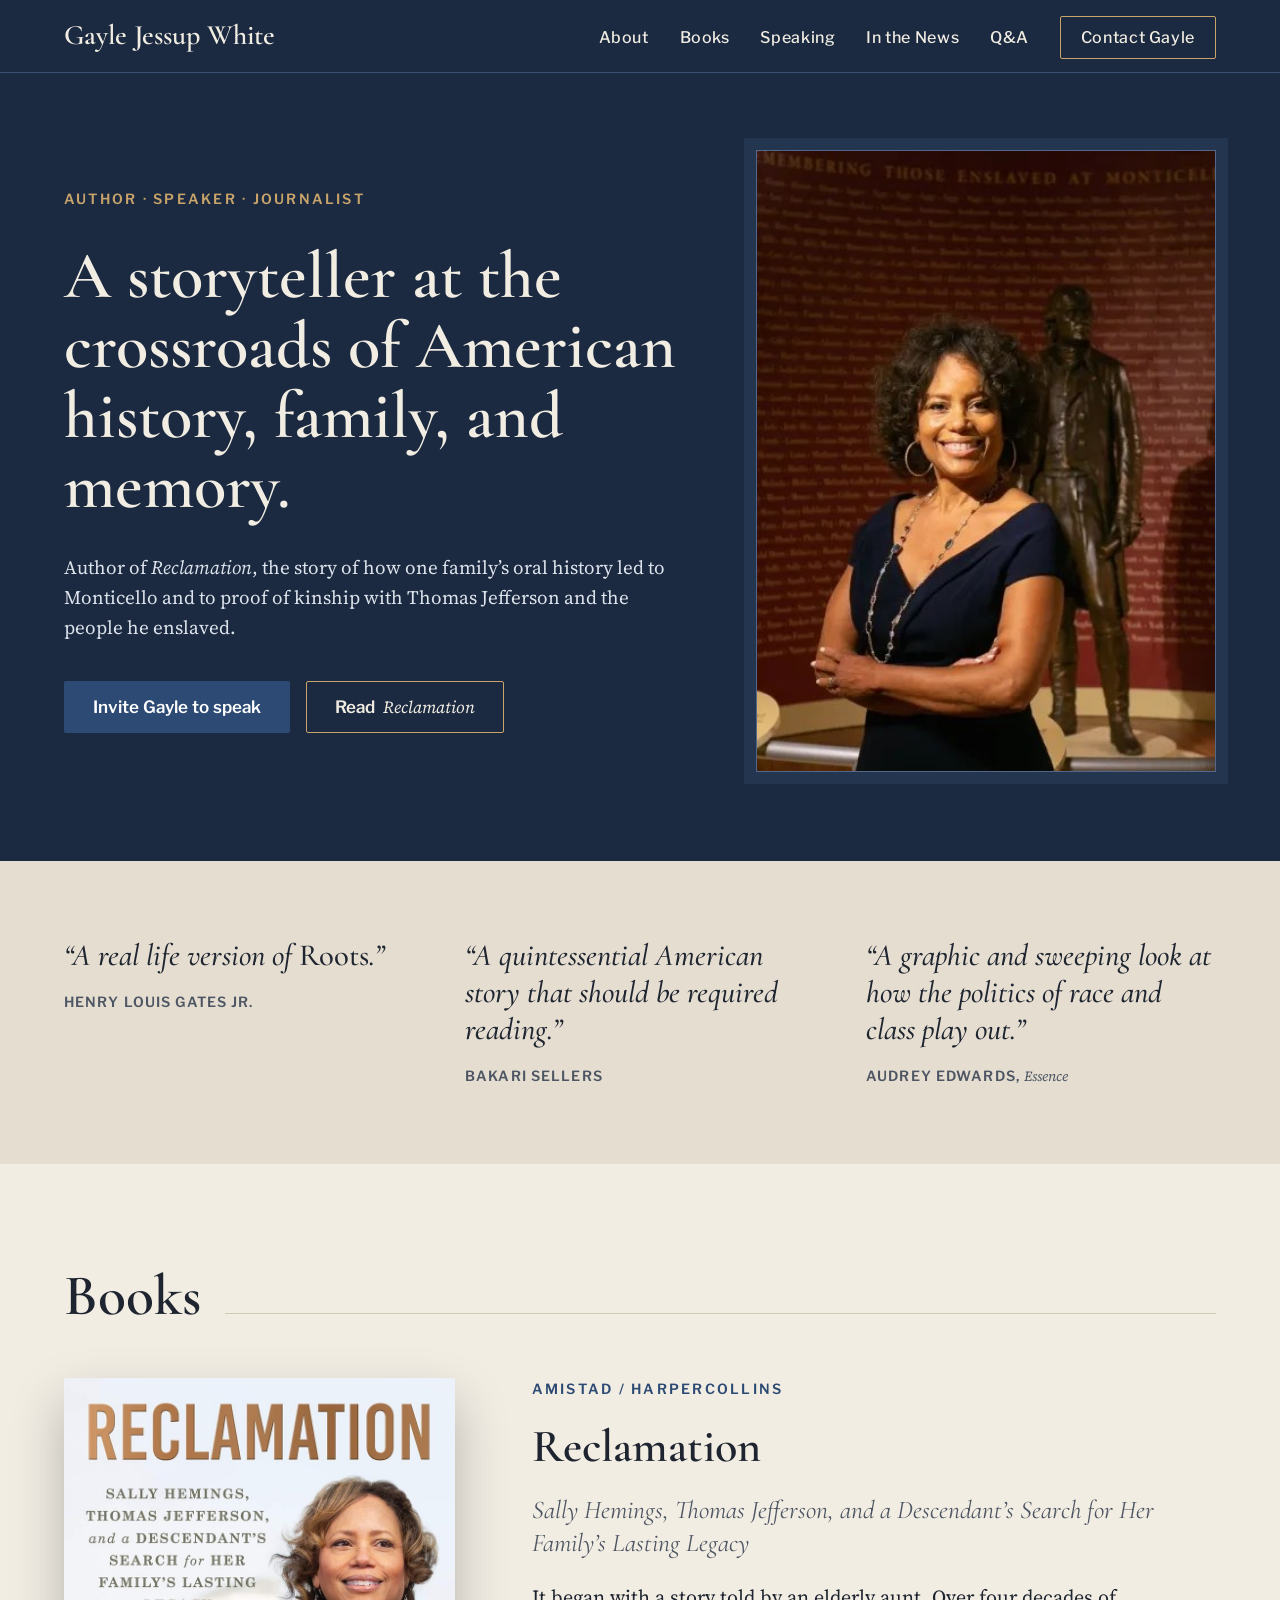
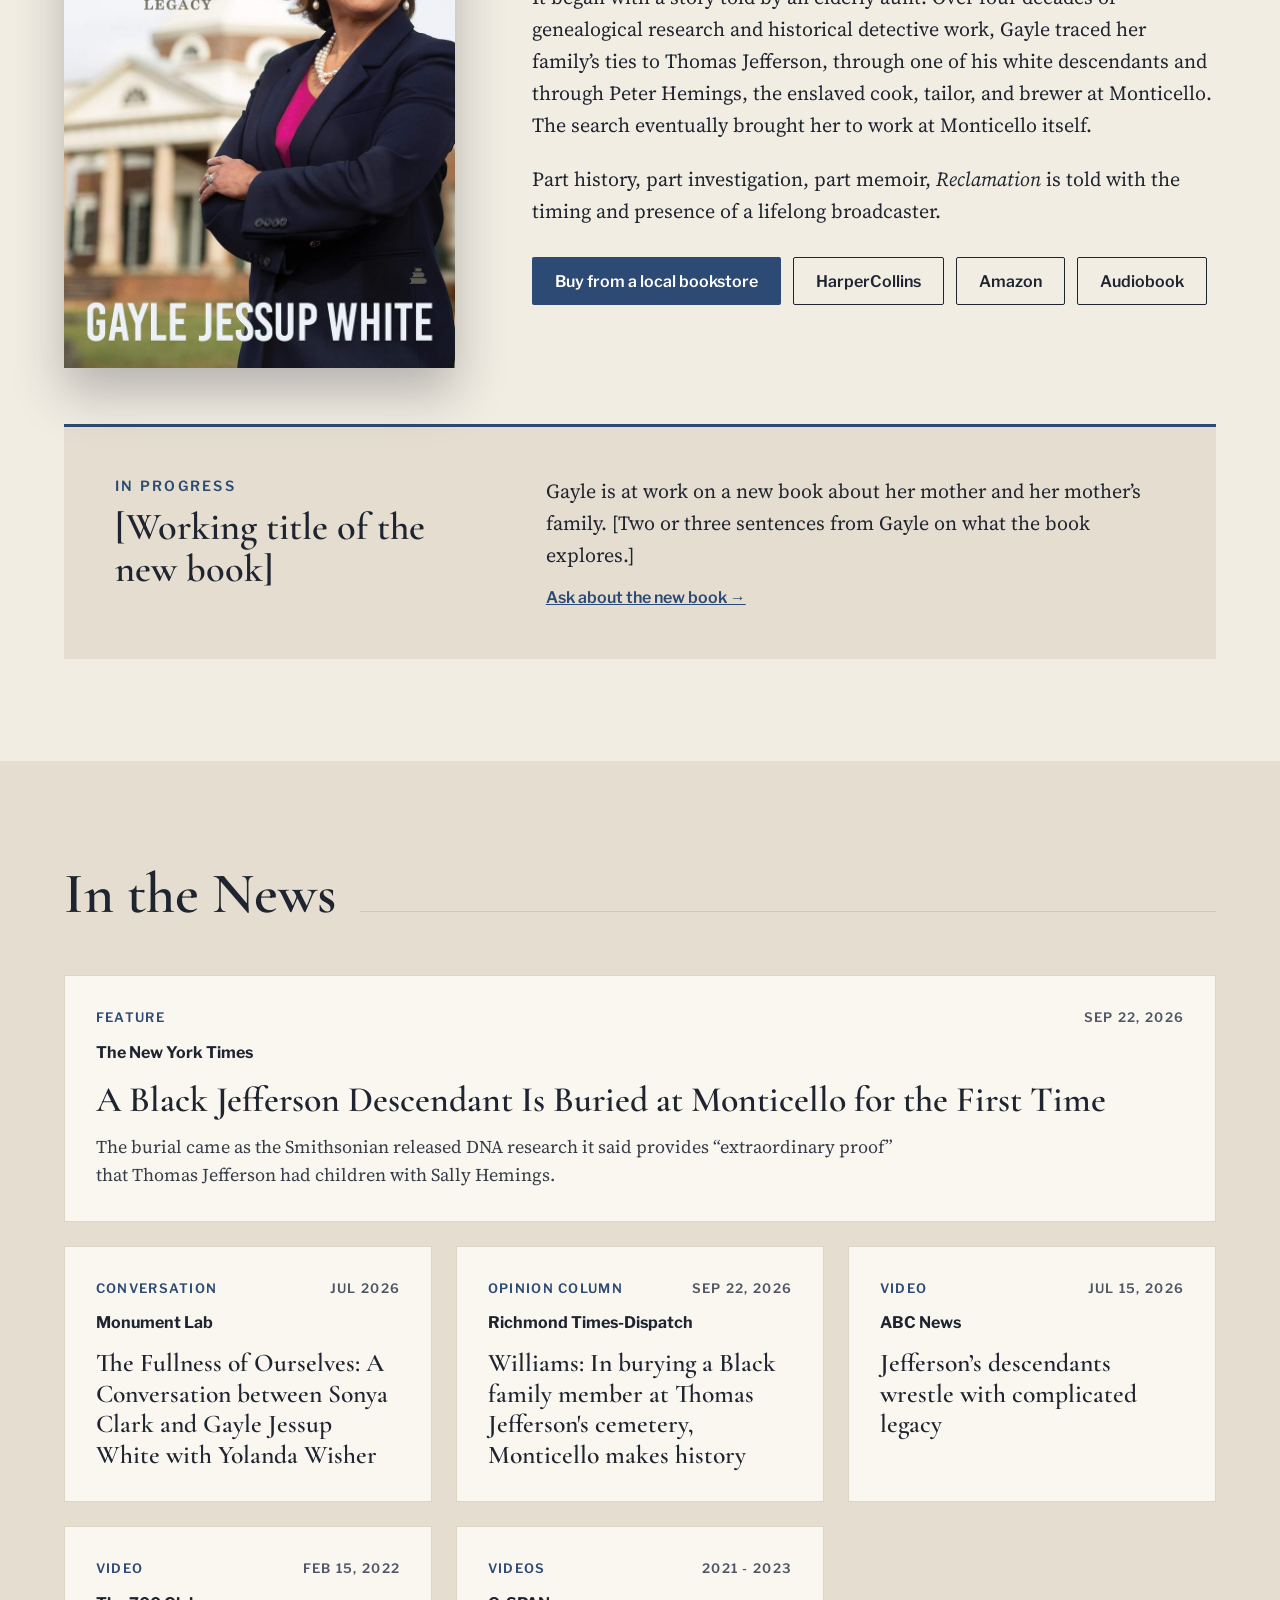
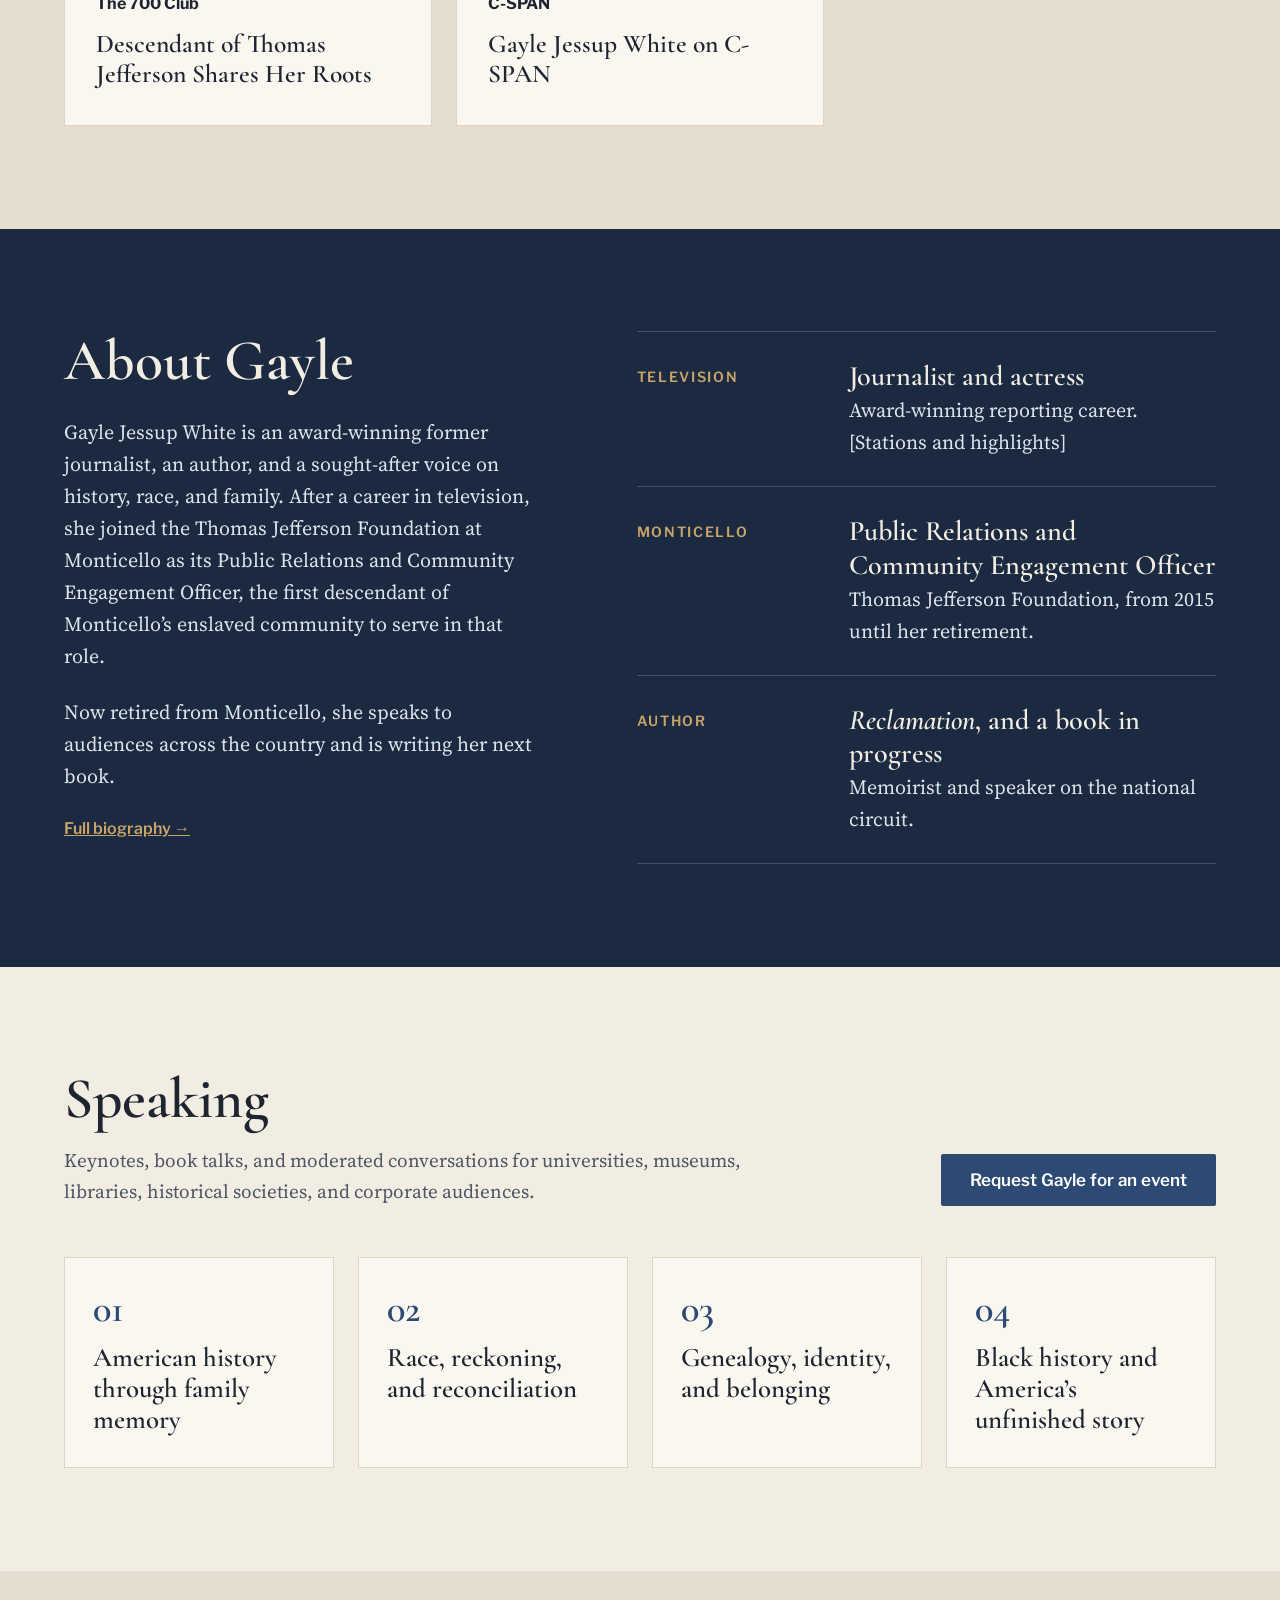
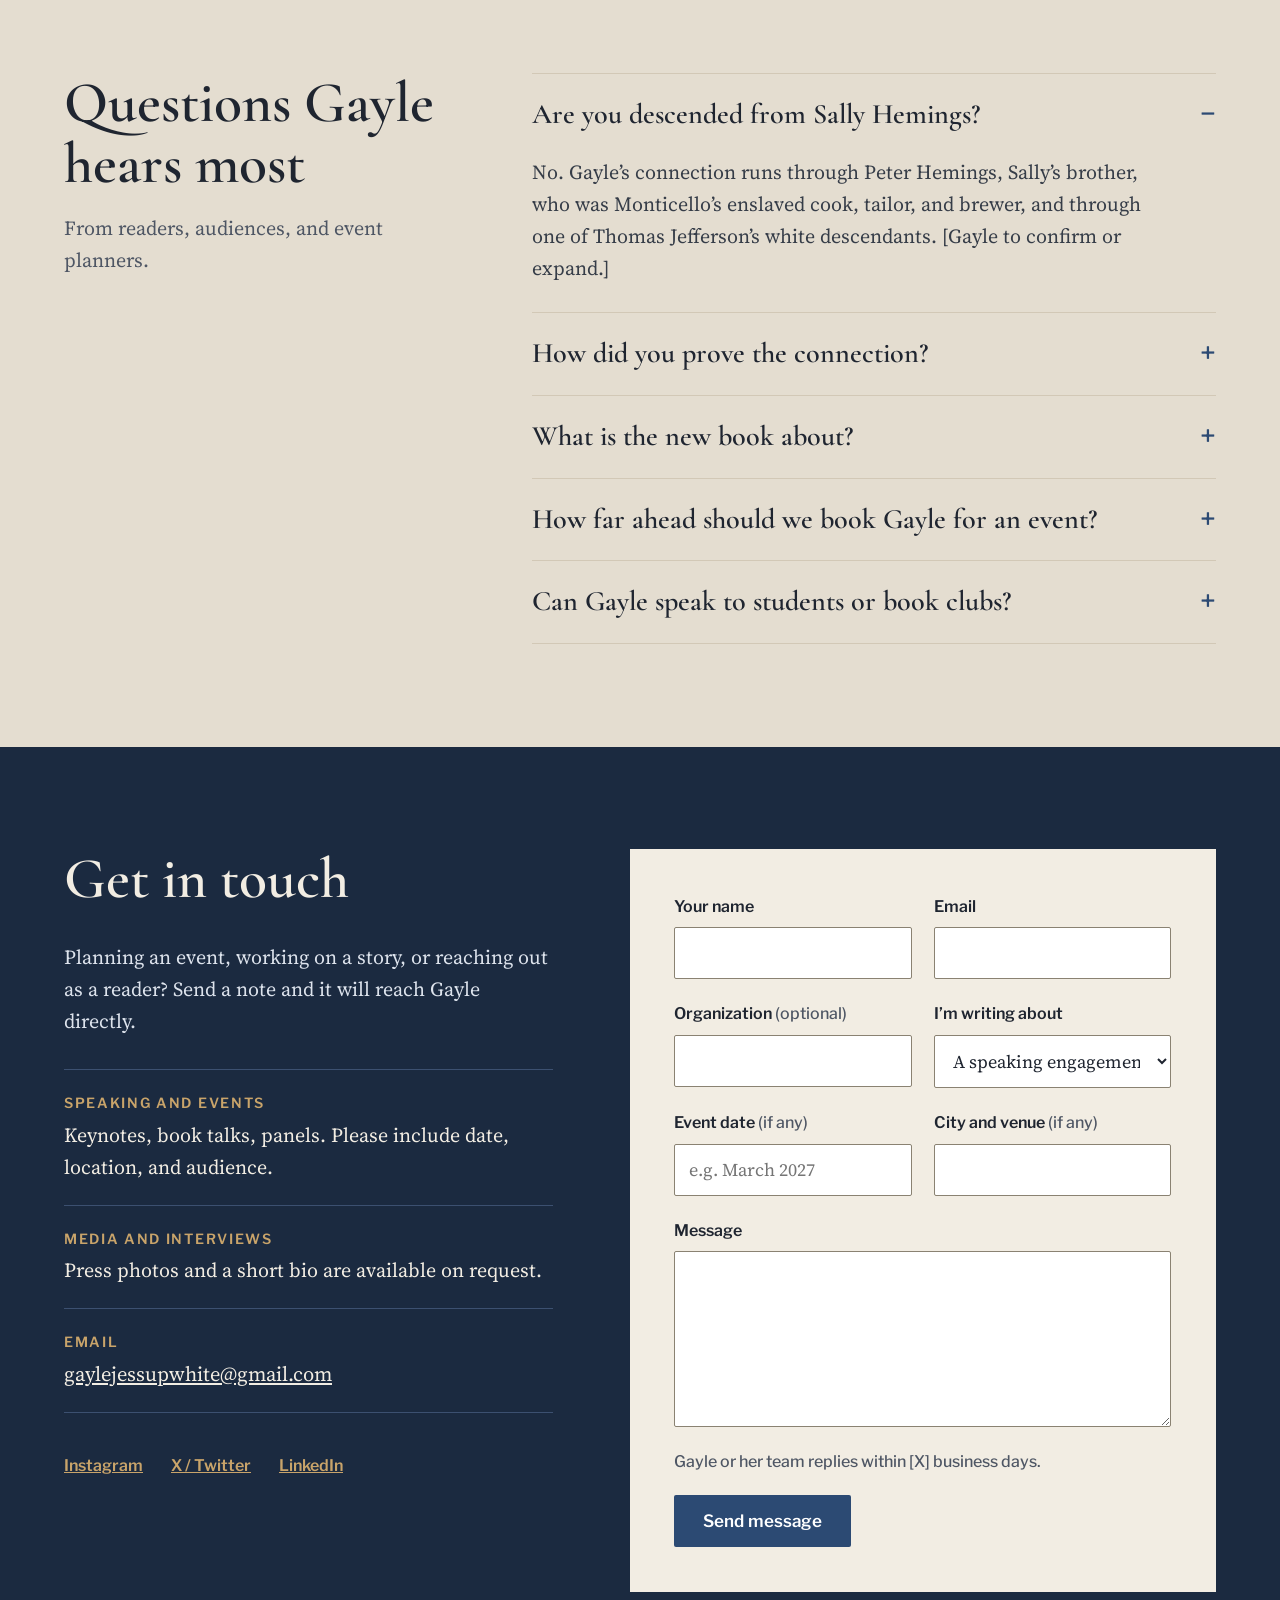
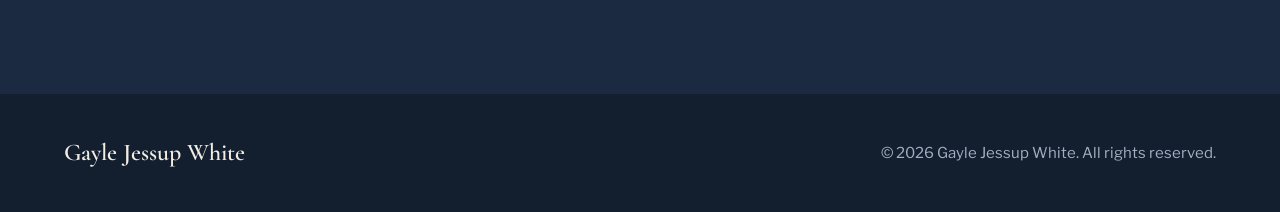
<file: index.html>
<!doctype html>
<html lang="en" data-theme="navy">
<head>
  <meta charset="utf-8">
  <meta name="viewport" content="width=device-width, initial-scale=1">
  <title>Gayle Jessup White | Author of Reclamation, Speaker, Journalist</title>
  <meta name="description" content="Gayle Jessup White is the author of Reclamation, the story of how her family’s oral history led to Monticello and to proof of kinship with Thomas Jefferson and the people he enslaved. Invite her to speak.">
  <link rel="canonical" href="https://gjwhite.com/">

  <meta property="og:type" content="website">
  <meta property="og:site_name" content="Gayle Jessup White">
  <meta property="og:title" content="Gayle Jessup White | Author of Reclamation">
  <meta property="og:description" content="A storyteller at the crossroads of American history, family, and memory.">
  <meta property="og:url" content="https://gjwhite.com/">
  <meta property="og:image" content="https://gjwhite.com/images/og-image.jpg">
  <meta name="twitter:card" content="summary_large_image">

  <link rel="icon" href="favicon.svg" type="image/svg+xml">
  <meta name="theme-color" content="#1B2A40">

  <link rel="preconnect" href="https://fonts.googleapis.com">
  <link rel="preconnect" href="https://fonts.gstatic.com" crossorigin>
  <link href="https://fonts.googleapis.com/css2?family=Cormorant+Garamond:ital,wght@0,500;0,600;1,500&family=Libre+Franklin:wght@500;600;700&family=Source+Serif+4:ital,opsz,wght@0,8..60,400;0,8..60,600;1,8..60,400&display=swap" rel="stylesheet">
  <link rel="stylesheet" href="css/styles.css">

  <script type="application/ld+json">
  {
    "@context": "https://schema.org",
    "@type": "Person",
    "name": "Gayle Jessup White",
    "url": "https://gjwhite.com/",
    "image": "https://gjwhite.com/images/gayle-headshot.jpg",
    "jobTitle": "Author and speaker",
    "description": "Author of Reclamation: Sally Hemings, Thomas Jefferson, and a Descendant’s Search for Her Family’s Lasting Legacy."
  }
  </script>

  <!-- Cloudflare Turnstile (spam protection). Uncomment once you have a site key — see README.
  <script src="https://challenges.cloudflare.com/turnstile/v0/api.js" async defer></script>
  -->
</head>
<body>
<a class="skip-link" href="#main">Skip to content</a>

<header class="site-header">
  <div class="container">
    <a class="brand" href="index.html">Gayle Jessup White</a>
    <button class="nav-toggle" type="button" aria-expanded="false" aria-controls="site-nav" aria-label="Open menu">
      <svg class="icon-open" viewBox="0 0 24 24" fill="none" stroke="currentColor" stroke-width="1.8" stroke-linecap="round" aria-hidden="true"><path d="M4 7h16M4 12h16M4 17h16"/></svg>
      <svg class="icon-close" viewBox="0 0 24 24" fill="none" stroke="currentColor" stroke-width="1.8" stroke-linecap="round" aria-hidden="true"><path d="M6 6l12 12M18 6L6 18"/></svg>
    </button>
    <nav class="site-nav" id="site-nav" aria-label="Main">
      <ul>
        <li><a href="about.html">About</a></li>
        <li><a href="#books">Books</a></li>
        <li><a href="#speaking">Speaking</a></li>
        <li><a href="#news">In the News</a></li>
        <li><a href="#questions">Q&amp;A</a></li>
        <li><a class="nav-cta" href="#contact">Contact Gayle</a></li>
      </ul>
    </nav>
  </div>
</header>

<main id="main">

  <!-- HERO -->
  <section class="hero" id="top">
    <div class="container">
      <div class="hero__text">
        <p class="eyebrow">Author · Speaker · Journalist</p>
        <h1>A storyteller at the crossroads of American history, family, and memory.</h1>
        <p class="hero__lede">Author of <em>Reclamation</em>, the story of how one family’s oral history led to Monticello and to proof of kinship with Thomas Jefferson and the people he enslaved.</p>
        <div class="hero__actions">
          <a class="btn btn--primary" href="#contact">Invite Gayle to speak</a>
          <a class="btn btn--outline-light" href="#books">Read <em>Reclamation</em></a>
        </div>
      </div>
      <div class="hero__photo">
        <img src="images/gayle-monticello.jpg" width="404" height="546" alt="Gayle Jessup White at Monticello, in front of the wall remembering those enslaved there">
      </div>
    </div>
  </section>

  <!-- PRAISE -->
  <section class="section--band" aria-label="Praise for Reclamation">
    <div class="container section" style="padding-top: clamp(52px, 6vw, 80px); padding-bottom: clamp(52px, 6vw, 80px);">
      <div class="praise">
        <figure>
          <blockquote>“A real life version of <em>Roots</em>.”</blockquote>
          <figcaption class="cite">Henry Louis Gates Jr.</figcaption>
        </figure>
        <figure>
          <blockquote>“A quintessential American story that should be required reading.”</blockquote>
          <figcaption class="cite">Bakari Sellers</figcaption>
        </figure>
        <figure>
          <blockquote>“A graphic and sweeping look at how the politics of race and class play out.”</blockquote>
          <figcaption class="cite">Audrey Edwards, <em>Essence</em></figcaption>
        </figure>
      </div>
    </div>
  </section>

  <!-- BOOKS -->
  <section class="section" id="books">
    <div class="container">
      <div class="section-head">
        <h2 class="section-title">Books</h2>
        <span class="rule" aria-hidden="true"></span>
      </div>
      <div class="book">
        <div class="book__cover">
          <img src="images/reclamation-cover.jpg" width="800" height="1208" alt="Cover of Reclamation by Gayle Jessup White" loading="lazy">
        </div>
        <div class="book__info">
          <p class="eyebrow">Amistad / HarperCollins</p>
          <h3>Reclamation</h3>
          <p class="book__subtitle">Sally Hemings, Thomas Jefferson, and a Descendant’s Search for Her Family’s Lasting Legacy</p>
          <p>It began with a story told by an elderly aunt. Over four decades of genealogical research and historical detective work, Gayle traced her family’s ties to Thomas Jefferson, through one of his white descendants and through Peter Hemings, the enslaved cook, tailor, and brewer at Monticello. The search eventually brought her to work at Monticello itself.</p>
          <p>Part history, part investigation, part memoir, <em>Reclamation</em> is told with the timing and presence of a lifelong broadcaster.</p>
          <div class="buy-links">
            <!-- TODO: replace each # with the real store link -->
            <a class="btn btn--primary" href="#">Buy from a local bookstore</a>
            <a class="btn btn--outline" href="#">HarperCollins</a>
            <a class="btn btn--outline" href="#">Amazon</a>
            <a class="btn btn--outline" href="#">Audiobook</a>
          </div>
        </div>
      </div>

      <div class="next-book">
        <div>
          <p class="eyebrow">In progress</p>
          <h3>[Working title of the new book]</h3>
        </div>
        <div class="next-book__body">
          <p>Gayle is at work on a new book about her mother and her mother’s family. [Two or three sentences from Gayle on what the book explores.]</p>
          <a class="text-link" href="#contact">Ask about the new book →</a>
        </div>
      </div>
    </div>
  </section>

  <!-- IN THE NEWS (stories are listed in js/news.js) -->
  <section class="section section--band" id="news">
    <div class="container">
      <div class="section-head">
        <h2 class="section-title">In the News</h2>
        <span class="rule" aria-hidden="true"></span>
      </div>
      <div class="news-grid" id="news-list">
        <noscript><p>Turn on JavaScript to see recent coverage of Gayle’s work.</p></noscript>
      </div>
    </div>
  </section>

  <!-- ABOUT -->
  <section class="section section--dark" id="about">
    <div class="container about">
      <div class="about__intro">
        <h2 class="section-title">About Gayle</h2>
        <p>Gayle Jessup White is an award-winning former journalist, an author, and a sought-after voice on history, race, and family. After a career in television, she joined the Thomas Jefferson Foundation at Monticello as its Public Relations and Community Engagement Officer, the first descendant of Monticello’s enslaved community to serve in that role.</p>
        <p>Now retired from Monticello, she speaks to audiences across the country and is writing her next book.</p>
        <a class="text-link" href="about.html">Full biography →</a>
      </div>
      <ul class="timeline">
        <li>
          <span class="timeline__label">Television</span>
          <div><div class="timeline__title">Journalist and actress</div><p class="timeline__text">Award-winning reporting career. [Stations and highlights]</p></div>
        </li>
        <li>
          <span class="timeline__label">Monticello</span>
          <div><div class="timeline__title">Public Relations and Community Engagement Officer</div><p class="timeline__text">Thomas Jefferson Foundation, from 2015 until her retirement.</p></div>
        </li>
        <li>
          <span class="timeline__label">Author</span>
          <div><div class="timeline__title"><em>Reclamation</em>, and a book in progress</div><p class="timeline__text">Memoirist and speaker on the national circuit.</p></div>
        </li>
      </ul>
    </div>
  </section>

  <!-- SPEAKING -->
  <section class="section" id="speaking">
    <div class="container">
      <div class="speaking-head">
        <div class="speaking-head__text">
          <h2 class="section-title">Speaking</h2>
          <p>Keynotes, book talks, and moderated conversations for universities, museums, libraries, historical societies, and corporate audiences.</p>
        </div>
        <a class="btn btn--primary" href="#contact">Request Gayle for an event</a>
      </div>
      <ol class="topics">
        <li>American history through family memory</li>
        <li>Race, reckoning, and reconciliation</li>
        <li>Genealogy, identity, and belonging</li>
        <li>Black history and America’s unfinished story</li>
      </ol>
    </div>
  </section>

  <!-- Q&A -->
  <section class="section section--band" id="questions">
    <div class="container faq-layout">
      <div class="faq-layout__intro">
        <h2 class="section-title">Questions Gayle hears most</h2>
        <p>From readers, audiences, and event planners.</p>
      </div>
      <div class="faq">
        <details open>
          <summary>Are you descended from Sally Hemings?</summary>
          <p>No. Gayle’s connection runs through Peter Hemings, Sally’s brother, who was Monticello’s enslaved cook, tailor, and brewer, and through one of Thomas Jefferson’s white descendants. [Gayle to confirm or expand.]</p>
        </details>
        <details>
          <summary>How did you prove the connection?</summary>
          <p>It began with an oral history from an elderly aunt and grew into four decades of genealogical research and historical detective work. [Gayle’s own summary.]</p>
        </details>
        <details>
          <summary>What is the new book about?</summary>
          <p>It tells the story of Gayle’s mother and her mother’s family. [Gayle’s description and timing.]</p>
        </details>
        <details>
          <summary>How far ahead should we book Gayle for an event?</summary>
          <p>[Lead time, travel, virtual options, and what hosts should send.]</p>
        </details>
        <details>
          <summary>Can Gayle speak to students or book clubs?</summary>
          <p>[Gayle’s answer.]</p>
        </details>
      </div>
    </div>
  </section>

  <!-- CONTACT -->
  <section class="section section--dark" id="contact">
    <div class="container contact">
      <div class="contact__info">
        <h2 class="section-title">Get in touch</h2>
        <p>Planning an event, working on a story, or reaching out as a reader? Send a note and it will reach Gayle directly.</p>
        <ul class="contact-list">
          <li><span class="label">Speaking and events</span><span>Keynotes, book talks, panels. Please include date, location, and audience.</span></li>
          <li><span class="label">Media and interviews</span><span>Press photos and a short bio are available on request.</span></li>
          <li><span class="label">Email</span><a href="mailto:gaylejessupwhite@gmail.com">gaylejessupwhite@gmail.com</a></li>
        </ul>
        <div class="social">
          <!-- TODO: replace each # with Gayle's profile link, or delete the line -->
          <a href="#">Instagram</a>
          <a href="#">X / Twitter</a>
          <a href="#">LinkedIn</a>
        </div>
      </div>

      <!--
        CONTACT FORM
        Replace YOUR_FORM_ID in the action below with the ID from your form service
        (Formspree shown here). See README.md, "Contact form".
      -->
      <form class="contact-form" id="contact-form" action="https://formspree.io/f/YOUR_FORM_ID" method="POST"
            data-fallback-email="gaylejessupwhite@gmail.com"
            data-success="Your message is on its way to Gayle. She or her team will reply within [X] business days.">
        <div class="field">
          <label for="f-name">Your name</label>
          <input id="f-name" type="text" name="name" autocomplete="name" required>
        </div>
        <div class="field">
          <label for="f-email">Email</label>
          <input id="f-email" type="email" name="email" autocomplete="email" required>
        </div>
        <div class="field">
          <label for="f-org">Organization <span class="optional">(optional)</span></label>
          <input id="f-org" type="text" name="organization" autocomplete="organization">
        </div>
        <div class="field">
          <label for="f-topic">I’m writing about</label>
          <select id="f-topic" name="topic">
            <option>A speaking engagement</option>
            <option>A media or interview request</option>
            <option>A book club or school visit</option>
            <option>Something else</option>
          </select>
        </div>
        <div class="field">
          <label for="f-date">Event date <span class="optional">(if any)</span></label>
          <input id="f-date" type="text" name="event_date" placeholder="e.g. March 2027">
        </div>
        <div class="field">
          <label for="f-place">City and venue <span class="optional">(if any)</span></label>
          <input id="f-place" type="text" name="event_location">
        </div>
        <div class="field field--full">
          <label for="f-message">Message</label>
          <textarea id="f-message" name="message" rows="6" required></textarea>
        </div>

        <!-- Hidden fields: email subject line, and a trap field that people never see (bots fill it in). -->
        <input type="hidden" name="_subject" value="New message from gjwhite.com">
        <div class="hp-field" aria-hidden="true">
          <label for="f-gotcha">Leave this field empty</label>
          <input id="f-gotcha" type="text" name="_gotcha" tabindex="-1" autocomplete="off">
        </div>

        <!-- Cloudflare Turnstile widget. Uncomment and add your site key — see README.
        <div class="turnstile-wrap"><div class="cf-turnstile" data-sitekey="YOUR_TURNSTILE_SITE_KEY" data-theme="light"></div></div>
        -->

        <p class="form-status" role="status" aria-live="polite"></p>
        <div class="form-footer">
          <span class="note">Gayle or her team replies within [X] business days.</span>
          <button class="btn btn--primary" type="submit">Send message</button>
        </div>
      </form>
    </div>
  </section>

</main>

<footer class="site-footer">
  <div class="container">
    <a class="brand" href="index.html">Gayle Jessup White</a>
    <span>© <span data-year>2026</span> Gayle Jessup White. All rights reserved.</span>
  </div>
</footer>

<script src="js/news.js"></script>
<script src="js/main.js"></script>
</body>
</html>
</file>
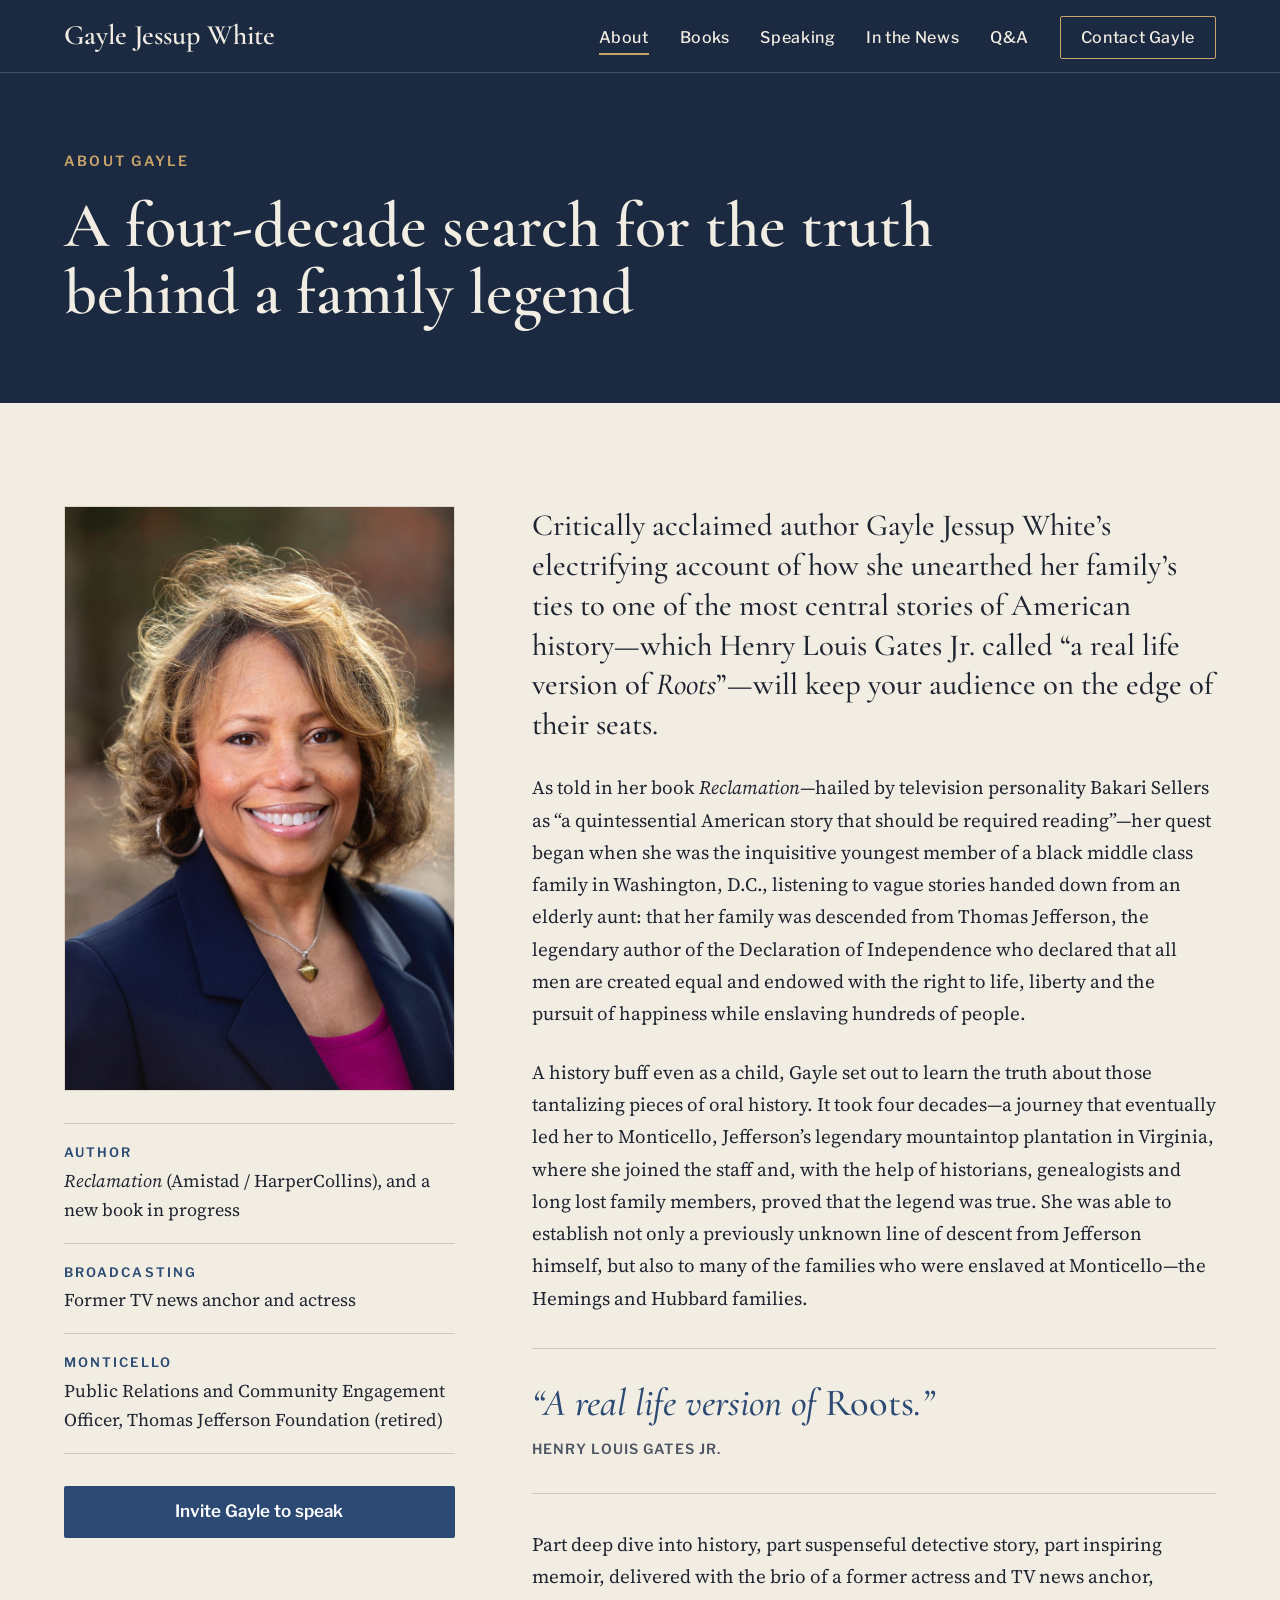
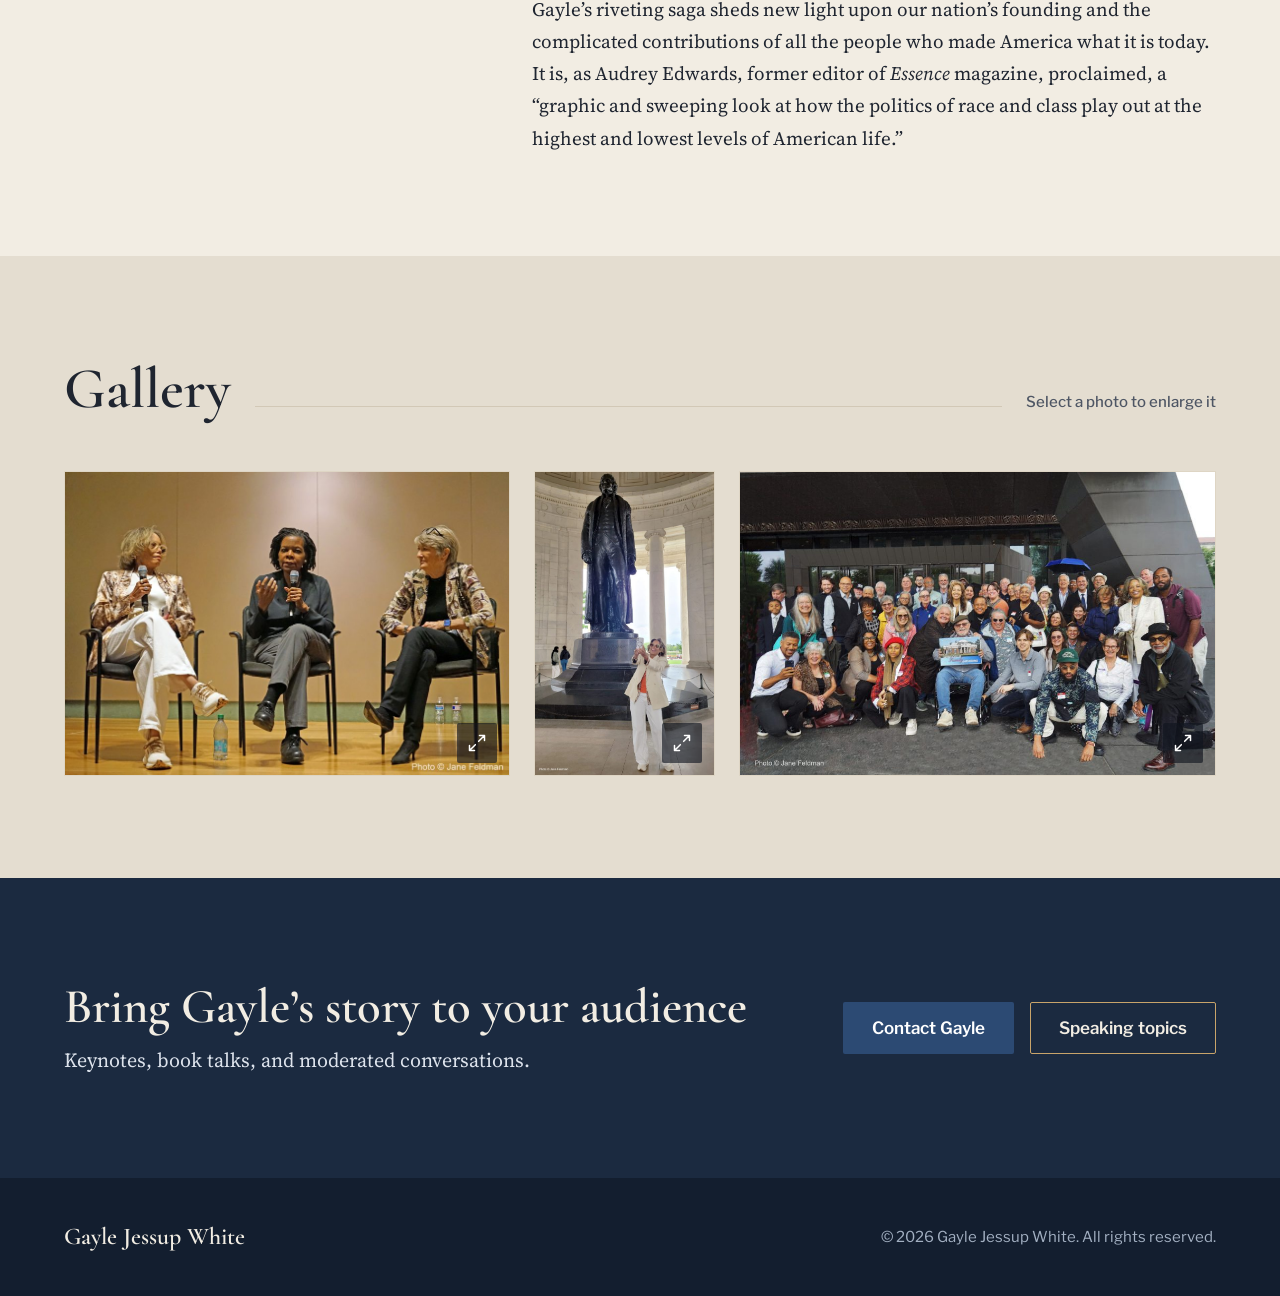
<file: about.html>
<!doctype html>
<html lang="en" data-theme="navy">
<head>
  <meta charset="utf-8">
  <meta name="viewport" content="width=device-width, initial-scale=1">
  <title>About Gayle Jessup White | Biography</title>
  <meta name="description" content="Biography of Gayle Jessup White, author of Reclamation, former TV news anchor, and retired Public Relations and Community Engagement Officer at Monticello.">
  <link rel="canonical" href="https://gjwhite.com/about.html">

  <meta property="og:type" content="profile">
  <meta property="og:site_name" content="Gayle Jessup White">
  <meta property="og:title" content="About Gayle Jessup White">
  <meta property="og:description" content="A four-decade search for the truth behind a family legend.">
  <meta property="og:url" content="https://gjwhite.com/about.html">
  <meta property="og:image" content="https://gjwhite.com/images/og-image.jpg">
  <meta name="twitter:card" content="summary_large_image">

  <link rel="icon" href="favicon.svg" type="image/svg+xml">
  <meta name="theme-color" content="#1B2A40">

  <link rel="preconnect" href="https://fonts.googleapis.com">
  <link rel="preconnect" href="https://fonts.gstatic.com" crossorigin>
  <link href="https://fonts.googleapis.com/css2?family=Cormorant+Garamond:ital,wght@0,500;0,600;1,500&family=Libre+Franklin:wght@500;600;700&family=Source+Serif+4:ital,opsz,wght@0,8..60,400;0,8..60,600;1,8..60,400&display=swap" rel="stylesheet">
  <link rel="stylesheet" href="css/styles.css">
</head>
<body>
<a class="skip-link" href="#main">Skip to content</a>

<header class="site-header">
  <div class="container">
    <a class="brand" href="index.html">Gayle Jessup White</a>
    <button class="nav-toggle" type="button" aria-expanded="false" aria-controls="site-nav" aria-label="Open menu">
      <svg class="icon-open" viewBox="0 0 24 24" fill="none" stroke="currentColor" stroke-width="1.8" stroke-linecap="round" aria-hidden="true"><path d="M4 7h16M4 12h16M4 17h16"/></svg>
      <svg class="icon-close" viewBox="0 0 24 24" fill="none" stroke="currentColor" stroke-width="1.8" stroke-linecap="round" aria-hidden="true"><path d="M6 6l12 12M18 6L6 18"/></svg>
    </button>
    <nav class="site-nav" id="site-nav" aria-label="Main">
      <ul>
        <li><a href="about.html" aria-current="page">About</a></li>
        <li><a href="index.html#books">Books</a></li>
        <li><a href="index.html#speaking">Speaking</a></li>
        <li><a href="index.html#news">In the News</a></li>
        <li><a href="index.html#questions">Q&amp;A</a></li>
        <li><a class="nav-cta" href="index.html#contact">Contact Gayle</a></li>
      </ul>
    </nav>
  </div>
</header>

<main id="main">

  <section class="page-title">
    <div class="container">
      <p class="eyebrow">About Gayle</p>
      <h1>A four-decade search for the truth behind a family legend</h1>
    </div>
  </section>

  <section class="section">
    <div class="container bio">
      <aside class="bio__aside">
        <img src="images/gayle-headshot.jpg" width="900" height="1350" alt="Portrait of Gayle Jessup White">
        <ul class="facts">
          <li><span class="eyebrow">Author</span><span><em>Reclamation</em> (Amistad / HarperCollins), and a new book in progress</span></li>
          <li><span class="eyebrow">Broadcasting</span><span>Former TV news anchor and actress</span></li>
          <li><span class="eyebrow">Monticello</span><span>Public Relations and Community Engagement Officer, Thomas Jefferson Foundation (retired)</span></li>
        </ul>
        <a class="btn btn--primary" href="index.html#contact">Invite Gayle to speak</a>
      </aside>

      <article class="bio__text">
        <p class="bio__lede">Critically acclaimed author Gayle Jessup White’s electrifying account of how she unearthed her family’s ties to one of the most central stories of American history—which Henry Louis Gates Jr. called “a real life version of <em>Roots</em>”—will keep your audience on the edge of their seats.</p>
        <p>As told in her book <em>Reclamation</em>—hailed by television personality Bakari Sellers as “a quintessential American story that should be required reading”—her quest began when she was the inquisitive youngest member of a black middle class family in Washington, D.C., listening to vague stories handed down from an elderly aunt: that her family was descended from Thomas Jefferson, the legendary author of the Declaration of Independence who declared that all men are created equal and endowed with the right to life, liberty and the pursuit of happiness while enslaving hundreds of people.</p>
        <p>A history buff even as a child, Gayle set out to learn the truth about those tantalizing pieces of oral history. It took four decades—a journey that eventually led her to Monticello, Jefferson’s legendary mountaintop plantation in Virginia, where she joined the staff and, with the help of historians, genealogists and long lost family members, proved that the legend was true. She was able to establish not only a previously unknown line of descent from Jefferson himself, but also to many of the families who were enslaved at Monticello—the Hemings and Hubbard families.</p>
        <figure class="pullquote">
          <blockquote>“A real life version of <em>Roots</em>.”</blockquote>
          <figcaption class="cite">Henry Louis Gates Jr.</figcaption>
        </figure>
        <p>Part deep dive into history, part suspenseful detective story, part inspiring memoir, delivered with the brio of a former actress and TV news anchor, Gayle’s riveting saga sheds new light upon our nation’s founding and the complicated contributions of all the people who made America what it is today. It is, as Audrey Edwards, former editor of <em>Essence</em> magazine, proclaimed, a “graphic and sweeping look at how the politics of race and class play out at the highest and lowest levels of American life.”</p>
      </article>
    </div>
  </section>

  <!-- GALLERY
       To add a photo: put a small version (about 900px) and a large version (about 1800px)
       in images/gallery/, copy one <button> block below, and update its details.
       --ar is the photo's width divided by its height. -->
  <section class="section section--band" id="gallery">
    <div class="container">
      <div class="section-head">
        <h2 class="section-title">Gallery</h2>
        <span class="rule" aria-hidden="true"></span>
        <span class="hint">Select a photo to enlarge it</span>
      </div>
      <div class="gallery" data-gallery>
        <button class="gallery__item" type="button" style="--ar: 1.4645"
                data-full="images/gallery/photo-1-large.jpg"
                data-title="In conversation on stage"
                data-caption="[Event name, venue, and date]"
                data-credit="Photo © Jane Feldman"
                data-alt="Three panelists in conversation on stage"
                aria-label="Enlarge photo: In conversation on stage">
          <img src="images/gallery/photo-1.jpg" width="900" height="615" alt="" loading="lazy">
          <span class="gallery__icon" aria-hidden="true"><svg viewBox="0 0 24 24" fill="none" stroke="currentColor" stroke-width="1.8" stroke-linecap="round" stroke-linejoin="round"><path d="M15 3h6v6M9 21H3v-6M21 3l-7 7M3 21l7-7"/></svg></span>
        </button>
        <button class="gallery__item" type="button" style="--ar: 0.5926"
                data-full="images/gallery/photo-2-large.jpg"
                data-title="At the Jefferson Memorial, Washington, D.C."
                data-caption="[Occasion and date]"
                data-credit="Photo © Jane Feldman"
                data-alt="Taking a photo beneath the statue of Thomas Jefferson at the Jefferson Memorial"
                aria-label="Enlarge photo: At the Jefferson Memorial, Washington, D.C.">
          <img src="images/gallery/photo-2.jpg" width="533" height="900" alt="" loading="lazy">
          <span class="gallery__icon" aria-hidden="true"><svg viewBox="0 0 24 24" fill="none" stroke="currentColor" stroke-width="1.8" stroke-linecap="round" stroke-linejoin="round"><path d="M15 3h6v6M9 21H3v-6M21 3l-7 7M3 21l7-7"/></svg></span>
        </button>
        <button class="gallery__item" type="button" style="--ar: 1.5666"
                data-full="images/gallery/photo-3-large.jpg"
                data-title="Monticello Family Gathering"
                data-caption="[Location and date]"
                data-credit="Photo © Jane Feldman"
                data-alt="A large group photo of the Monticello Family Gathering"
                aria-label="Enlarge photo: Monticello Family Gathering">
          <img src="images/gallery/photo-3.jpg" width="900" height="575" alt="" loading="lazy">
          <span class="gallery__icon" aria-hidden="true"><svg viewBox="0 0 24 24" fill="none" stroke="currentColor" stroke-width="1.8" stroke-linecap="round" stroke-linejoin="round"><path d="M15 3h6v6M9 21H3v-6M21 3l-7 7M3 21l7-7"/></svg></span>
        </button>
      </div>
    </div>
  </section>

  <section class="section section--dark">
    <div class="container cta">
      <div class="cta__text">
        <h2>Bring Gayle’s story to your audience</h2>
        <p>Keynotes, book talks, and moderated conversations.</p>
      </div>
      <div class="cta__actions">
        <a class="btn btn--primary" href="index.html#contact">Contact Gayle</a>
        <a class="btn btn--outline-light" href="index.html#speaking">Speaking topics</a>
      </div>
    </div>
  </section>

</main>

<footer class="site-footer">
  <div class="container">
    <a class="brand" href="index.html">Gayle Jessup White</a>
    <span>© <span data-year>2026</span> Gayle Jessup White. All rights reserved.</span>
  </div>
</footer>

<!-- Photo viewer -->
<dialog class="lightbox" id="lightbox" aria-label="Photo viewer">
  <div class="lightbox__inner">
    <div class="lightbox__top">
      <span class="lightbox__count" aria-live="polite"></span>
      <button class="lb-btn lb-close" type="button" aria-label="Close photo viewer">
        <svg viewBox="0 0 24 24" fill="none" stroke="currentColor" stroke-width="1.8" stroke-linecap="round" aria-hidden="true"><path d="M6 6l12 12M18 6L6 18"/></svg>
      </button>
    </div>
    <div class="lightbox__stage">
      <button class="lb-btn lb-prev" type="button" aria-label="Previous photo">
        <svg viewBox="0 0 24 24" fill="none" stroke="currentColor" stroke-width="1.8" stroke-linecap="round" stroke-linejoin="round" aria-hidden="true"><path d="M15 5l-7 7 7 7"/></svg>
      </button>
      <figure class="lightbox__figure"><img alt=""></figure>
      <button class="lb-btn lb-next" type="button" aria-label="Next photo">
        <svg viewBox="0 0 24 24" fill="none" stroke="currentColor" stroke-width="1.8" stroke-linecap="round" stroke-linejoin="round" aria-hidden="true"><path d="M9 5l7 7-7 7"/></svg>
      </button>
    </div>
    <div class="lightbox__caption">
      <p class="lightbox__title"></p>
      <p class="lightbox__text"></p>
      <p class="lightbox__credit"></p>
    </div>
  </div>
</dialog>

<script src="js/main.js"></script>
</body>
</html>
</file>
<file: css/styles.css>
/* ==========================================================================
   Gayle Jessup White — site styles
   Colors live in the variables below. To switch to the Parchment & burgundy
   palette, change <html data-theme="navy"> to <html data-theme="parchment">
   in each HTML file.
   ========================================================================== */

:root,
[data-theme="navy"] {
  --ground: #F2EDE3;      /* page background */
  --band: #E4DDD0;        /* alternate section background */
  --card: #FAF7F1;        /* cards */
  --ink: #1F2530;         /* main text */
  --ink-soft: #4E5664;    /* secondary text */
  --ink-mid: #363D48;
  --dark: #1B2A40;        /* dark sections */
  --darker: #131E2F;      /* footer */
  --dark-2: #24364F;
  --dark-line: #3C5070;
  --dark-line-2: #52678A;
  --gold: #C9A46A;        /* highlight on dark backgrounds */
  --rule: #D2C8B6;        /* thin lines */
  --card-line: #DED5C4;
  --field: #8A8272;       /* form field borders */
  --on-dark-soft: #DDE3EC;
  --on-dark-mute: #BAC6D6;
  --foot-text: #A3B0C2;
  --accent: #2C4A73;      /* buttons, labels */
  --accent-hover: #1F3758;
}

[data-theme="parchment"] {
  --ground: #F1E9DA;
  --band: #E7DCC7;
  --card: #FAF5EC;
  --ink: #2A221C;
  --ink-soft: #5A4A3E;
  --ink-mid: #3E332B;
  --dark: #2B211C;
  --darker: #1F1814;
  --dark-2: #3A2D25;
  --dark-line: #5C4A3D;
  --dark-line-2: #6E5A48;
  --gold: #C9A46A;
  --rule: #CDBFA6;
  --card-line: #DCCFB8;
  --field: #8C7A68;
  --on-dark-soft: #E4D8C3;
  --on-dark-mute: #D8C9B0;
  --foot-text: #BFAF97;
  --accent: #7A2E2A;
  --accent-hover: #561E1B;
}

:root {
  --serif-display: 'Cormorant Garamond', Georgia, 'Times New Roman', serif;
  --serif-body: 'Source Serif 4', Georgia, 'Times New Roman', serif;
  --sans: 'Libre Franklin', 'Helvetica Neue', Arial, sans-serif;
  --gutter: clamp(20px, 5vw, 72px);
  --section-y: clamp(64px, 8vw, 112px);
  --header-h: 72px;
}

/* ---------- Base ---------- */
*, *::before, *::after { box-sizing: border-box; }
html { scroll-behavior: smooth; scroll-padding-top: calc(var(--header-h) + 16px); -webkit-text-size-adjust: 100%; }
@media (prefers-reduced-motion: reduce) { html { scroll-behavior: auto; } }
body {
  margin: 0;
  background: var(--ground);
  color: var(--ink);
  font-family: var(--serif-body);
  font-size: clamp(18px, 1.1vw + 12px, 20px);
  line-height: 1.6;
}
img { display: block; max-width: 100%; height: auto; }
a { color: var(--accent); }
a:hover { color: var(--accent-hover); }
h1, h2, h3 { font-family: var(--serif-display); font-weight: 600; line-height: 1.05; margin: 0; }
p { margin: 0; }
:focus-visible { outline: 3px solid var(--gold); outline-offset: 3px; }

.skip-link {
  position: absolute; left: 16px; top: -60px; z-index: 100;
  padding: 12px 18px; background: var(--ground); color: var(--ink);
  font-family: var(--sans); font-weight: 600;
}
.skip-link:focus { top: 12px; }
.visually-hidden {
  position: absolute !important; width: 1px; height: 1px; padding: 0; margin: -1px;
  overflow: hidden; clip: rect(0 0 0 0); white-space: nowrap; border: 0;
}

.container { width: 100%; max-width: 1440px; margin: 0 auto; padding-left: var(--gutter); padding-right: var(--gutter); }
.section { padding-top: var(--section-y); padding-bottom: var(--section-y); }
.section--band { background: var(--band); }
.section--dark { background: var(--dark); color: var(--ground); }

.eyebrow {
  font-family: var(--sans); font-size: 14px; font-weight: 600;
  letter-spacing: 0.16em; text-transform: uppercase; color: var(--accent);
}
.section--dark .eyebrow, .hero .eyebrow, .page-title .eyebrow { color: var(--gold); }

.section-title { font-size: clamp(42px, 4.5vw, 60px); }
.section-head { display: flex; align-items: baseline; gap: 24px; flex-wrap: wrap; margin-bottom: clamp(32px, 4vw, 52px); }
.section-head .rule { flex: 1 1 80px; height: 1px; background: var(--rule); }
.section-head .more { font-family: var(--sans); font-size: 16px; font-weight: 600; }

/* ---------- Buttons ---------- */
.btn {
  display: inline-flex; align-items: center; justify-content: center; gap: 8px;
  min-height: 52px; padding: 14px 28px;
  font-family: var(--sans); font-size: 17px; font-weight: 600; line-height: 1.2;
  text-decoration: none; text-align: center; border-radius: 2px; border: 1.5px solid transparent;
  cursor: pointer; transition: background-color .15s, color .15s, border-color .15s;
}
.btn--primary { background: var(--accent); color: #fff; }
.btn--primary:hover { background: var(--accent-hover); color: #fff; }
.btn--outline-light { border-color: var(--gold); color: var(--ground); background: transparent; }
.btn--outline-light:hover { background: rgba(255,255,255,0.08); color: #fff; }
.btn--outline { border-color: var(--ink); color: var(--ink); background: transparent; }
.btn--outline:hover { background: var(--ink); color: var(--ground); }
.btn em { font-family: var(--serif-body); font-weight: 400; }

/* ---------- Header ---------- */
.site-header {
  position: sticky; top: 0; z-index: 50;
  background: var(--dark); color: var(--ground);
  border-bottom: 1px solid var(--dark-line);
}
.site-header .container { display: flex; align-items: center; justify-content: space-between; min-height: var(--header-h); gap: 24px; }
.brand { font-family: var(--serif-display); font-size: clamp(24px, 2.2vw, 32px); font-weight: 600; color: var(--ground); text-decoration: none; white-space: nowrap; }
.brand:hover { color: #fff; }

.nav-toggle {
  display: none; width: 48px; height: 48px; align-items: center; justify-content: center;
  background: transparent; border: 0; color: var(--ground); cursor: pointer; margin-right: -8px;
}
.nav-toggle svg { width: 26px; height: 26px; }
.nav-toggle .icon-close { display: none; }
.nav-toggle[aria-expanded="true"] .icon-open { display: none; }
.nav-toggle[aria-expanded="true"] .icon-close { display: block; }

.site-nav ul { list-style: none; margin: 0; padding: 0; display: flex; align-items: center; gap: clamp(20px, 2.4vw, 36px); }
.site-nav a {
  font-family: var(--sans); font-size: 16px; font-weight: 500; letter-spacing: 0.04em;
  color: var(--ground); text-decoration: none; padding: 6px 0; border-bottom: 2px solid transparent;
}
.site-nav a:hover { color: #fff; border-bottom-color: var(--dark-line-2); }
.site-nav a[aria-current="page"] { border-bottom-color: var(--gold); }
.site-nav .nav-cta { padding: 11px 20px; border: 1.5px solid var(--gold); border-radius: 2px; }
.site-nav .nav-cta:hover { background: rgba(255,255,255,0.08); border-bottom-color: var(--gold); }

@media (max-width: 960px) {
  .nav-toggle { display: inline-flex; }
  .site-nav {
    position: absolute; left: 0; right: 0; top: 100%;
    background: var(--dark); border-bottom: 1px solid var(--dark-line);
    box-shadow: 0 16px 32px rgba(0,0,0,0.3);
    display: none;
  }
  .site-nav.is-open { display: block; }
  .site-nav ul { flex-direction: column; align-items: stretch; gap: 0; padding: 8px var(--gutter) 28px; }
  .site-nav li a { display: block; padding: 16px 0; font-size: 19px; border-bottom: 1px solid var(--dark-line); }
  .site-nav li a[aria-current="page"] { color: var(--gold); border-bottom-color: var(--dark-line); }
  .site-nav .nav-cta { margin-top: 20px; text-align: center; background: var(--accent); border-color: var(--accent); font-weight: 600; }
}

/* ---------- Hero ---------- */
.hero { background: var(--dark); color: var(--ground); padding-top: clamp(40px, 6vw, 88px); padding-bottom: clamp(52px, 7vw, 104px); }
.hero .container { display: grid; grid-template-columns: minmax(0, 7fr) minmax(0, 5fr); gap: 32px; align-items: center; }
.hero__text { display: flex; flex-direction: column; gap: clamp(20px, 2.4vw, 32px); }
.hero h1 { font-size: clamp(42px, 5.2vw, 76px); line-height: 1.05; }
.hero__lede { max-width: 620px; font-size: clamp(19px, 1.4vw, 23px); color: var(--on-dark-soft); }
.hero__actions { display: flex; flex-wrap: wrap; gap: 16px; padding-top: 8px; }
.hero__photo { justify-self: end; width: 100%; max-width: 460px; }
.hero__photo img {
  width: 100%; aspect-ratio: 460 / 622; object-fit: cover;
  border: 1px solid var(--dark-line-2); outline: 12px solid var(--dark-2); outline-offset: 0;
}
@media (max-width: 860px) {
  .hero .container { grid-template-columns: 1fr; }
  .hero__photo { order: -1; justify-self: stretch; max-width: none; }
  .hero__photo img { aspect-ratio: 4 / 4.2; object-position: center 20%; outline: 0; }
  .hero__actions .btn { flex: 1 1 100%; }
}

/* ---------- Praise ---------- */
.praise { display: grid; grid-template-columns: repeat(3, minmax(0, 1fr)); gap: clamp(32px, 4vw, 56px); }
.praise figure { margin: 0; display: flex; flex-direction: column; gap: 16px; }
.praise blockquote { margin: 0; font-family: var(--serif-display); font-size: clamp(27px, 2.4vw, 34px); line-height: 1.2; font-style: italic; font-weight: 500; }
.praise blockquote em { font-style: normal; }
.cite { font-family: var(--sans); font-size: 14px; font-weight: 600; letter-spacing: 0.08em; text-transform: uppercase; color: var(--ink-soft); }
.cite em { text-transform: none; font-family: var(--serif-body); font-weight: 400; letter-spacing: 0; }
@media (max-width: 860px) {
  .praise { grid-template-columns: 1fr; gap: 0; }
  .praise figure { padding: 28px 0; border-top: 1px solid var(--rule); }
  .praise figure:first-child { border-top: 0; padding-top: 0; }
}

/* ---------- Books ---------- */
.book { display: grid; grid-template-columns: minmax(0, 4fr) minmax(0, 7fr); gap: clamp(32px, 6vw, 112px); align-items: start; }
.book__cover img { width: 100%; box-shadow: 0 24px 48px rgba(20,25,35,0.28); }
.book__info { display: flex; flex-direction: column; gap: 22px; }
.book__info h3 { font-size: clamp(38px, 3.6vw, 52px); }
.book__subtitle { font-family: var(--serif-display); font-size: clamp(23px, 2vw, 28px); line-height: 1.3; font-style: italic; color: var(--ink-soft); }
.buy-links { display: flex; flex-wrap: wrap; gap: 12px; padding-top: 8px; }
.buy-links .btn { min-height: 48px; padding: 12px 22px; font-size: 16px; }
.next-book {
  margin-top: clamp(40px, 5vw, 56px); padding: clamp(28px, 4vw, 48px) clamp(22px, 4vw, 56px);
  background: var(--band); border-top: 3px solid var(--accent);
  display: grid; grid-template-columns: minmax(0, 4fr) minmax(0, 7fr); gap: clamp(16px, 6vw, 112px);
}
.next-book h3 { font-size: clamp(30px, 3vw, 40px); line-height: 1.1; margin-top: 8px; }
.next-book__body { display: flex; flex-direction: column; gap: 14px; }
.text-link { font-family: var(--sans); font-size: 16px; font-weight: 600; color: var(--accent); }
@media (max-width: 860px) {
  .book, .next-book { grid-template-columns: 1fr; }
  .book__cover { max-width: 260px; margin: 0 auto; }
  .buy-links { display: grid; grid-template-columns: 1fr 1fr; }
  .buy-links .btn--primary, .buy-links .btn:last-child { grid-column: 1 / -1; }
}

/* ---------- News ---------- */
.news-grid { display: grid; grid-template-columns: repeat(3, minmax(0, 1fr)); gap: 24px; }
.news-card {
  display: flex; flex-direction: column; gap: 12px;
  padding: clamp(22px, 2.4vw, 32px); min-height: 200px;
  background: var(--card); border: 1px solid var(--card-line);
  color: var(--ink); text-decoration: none; transition: border-color .15s, transform .15s;
}
.news-card:hover { color: var(--ink); border-color: var(--accent); transform: translateY(-2px); }
.news-card--featured { grid-column: 1 / -1; }
.news-card__meta { display: flex; justify-content: space-between; gap: 16px; font-family: var(--sans); font-size: 13px; font-weight: 600; letter-spacing: 0.1em; text-transform: uppercase; }
.news-card__kind { color: var(--accent); }
.news-card__date { color: var(--ink-soft); }
.news-card__outlet { font-family: var(--sans); font-size: 16px; font-weight: 700; }
.news-card__title { font-family: var(--serif-display); font-size: clamp(24px, 2vw, 28px); line-height: 1.2; font-weight: 600; }
.news-card--featured .news-card__title { font-size: clamp(28px, 2.8vw, 38px); }
.news-card__summary { max-width: 820px; font-size: 18px; color: var(--ink-mid); }
@media (max-width: 1100px) { .news-grid { grid-template-columns: repeat(2, minmax(0, 1fr)); } }
@media (max-width: 680px)  { .news-grid { grid-template-columns: 1fr; } }

/* ---------- About (homepage) ---------- */
.about { display: grid; grid-template-columns: minmax(0, 5fr) minmax(0, 6fr); gap: clamp(32px, 7vw, 120px); }
.about__intro { display: flex; flex-direction: column; gap: 24px; }
.about__intro p { color: var(--on-dark-soft); }
.about__intro .text-link { color: var(--gold); }
.timeline { list-style: none; margin: 0; padding: 0; }
.timeline li { display: grid; grid-template-columns: 180px 1fr; gap: 8px 32px; padding: 28px 0; border-top: 1px solid var(--dark-line); }
.timeline li:last-child { border-bottom: 1px solid var(--dark-line); }
.timeline__label { font-family: var(--sans); font-size: 14px; font-weight: 600; letter-spacing: 0.12em; text-transform: uppercase; color: var(--gold); padding-top: 6px; }
.timeline__title { font-family: var(--serif-display); font-size: clamp(25px, 2.2vw, 30px); font-weight: 600; line-height: 1.2; }
.timeline__text { color: var(--on-dark-soft); }
@media (max-width: 860px) {
  .about { grid-template-columns: 1fr; }
  .timeline li { grid-template-columns: 1fr; padding: 22px 0; }
}

/* ---------- Speaking ---------- */
.speaking-head { display: flex; justify-content: space-between; align-items: flex-end; gap: 32px; flex-wrap: wrap; margin-bottom: clamp(32px, 4vw, 52px); }
.speaking-head__text { max-width: 720px; display: flex; flex-direction: column; gap: 16px; }
.speaking-head__text p { font-size: clamp(19px, 1.4vw, 22px); color: var(--ink-soft); }
.topics { list-style: none; margin: 0; padding: 0; display: grid; grid-template-columns: repeat(4, minmax(0, 1fr)); gap: 24px; counter-reset: topic; }
.topics li {
  counter-increment: topic; display: flex; flex-direction: column; gap: 14px;
  padding: 32px 28px; background: var(--card); border: 1px solid var(--card-line);
  font-family: var(--serif-display); font-size: clamp(25px, 2.1vw, 30px); font-weight: 600; line-height: 1.15;
}
.topics li::before { content: counter(topic, decimal-leading-zero); font-size: clamp(32px, 3vw, 44px); color: var(--accent); line-height: 1; }
@media (max-width: 1100px) { .topics { grid-template-columns: repeat(2, minmax(0, 1fr)); } }
@media (max-width: 600px) {
  .topics { grid-template-columns: 1fr; gap: 14px; }
  .topics li { flex-direction: row; align-items: baseline; gap: 16px; padding: 22px; }
  .speaking-head .btn { width: 100%; }
}

/* ---------- Q&A ---------- */
.faq-layout { display: grid; grid-template-columns: minmax(0, 4fr) minmax(0, 7fr); gap: clamp(28px, 6vw, 112px); }
.faq-layout__intro { display: flex; flex-direction: column; gap: 18px; }
.faq-layout__intro p { color: var(--ink-soft); }
.faq { border-top: 1px solid var(--rule); }
.faq details { border-bottom: 1px solid var(--rule); }
.faq summary {
  list-style: none; cursor: pointer; display: flex; justify-content: space-between; align-items: center; gap: 24px;
  padding: 24px 0; font-family: var(--serif-display); font-size: clamp(24px, 2.2vw, 30px); font-weight: 600; line-height: 1.2;
}
.faq summary::-webkit-details-marker { display: none; }
.faq summary::after { content: "+"; flex-shrink: 0; font-family: var(--sans); font-size: 28px; font-weight: 500; color: var(--accent); }
.faq details[open] summary::after { content: "\2212"; }
.faq details p { padding: 0 clamp(0px, 4vw, 64px) 28px 0; color: var(--ink-mid); }
@media (max-width: 860px) { .faq-layout { grid-template-columns: 1fr; } }

/* ---------- Contact ---------- */
.contact { display: grid; grid-template-columns: minmax(0, 5fr) minmax(0, 6fr); gap: clamp(32px, 6vw, 96px); }
.contact__info { display: flex; flex-direction: column; gap: 32px; }
.contact__info > p { color: var(--on-dark-soft); }
.contact-list { list-style: none; margin: 0; padding: 0; }
.contact-list li { display: flex; flex-direction: column; gap: 4px; padding: 22px 0; border-top: 1px solid var(--dark-line); }
.contact-list li:last-child { border-bottom: 1px solid var(--dark-line); }
.contact-list .label { font-family: var(--sans); font-size: 14px; font-weight: 600; letter-spacing: 0.12em; text-transform: uppercase; color: var(--gold); }
.contact-list a { color: var(--ground); font-size: clamp(19px, 1.6vw, 22px); overflow-wrap: anywhere; }
.social { display: flex; flex-wrap: wrap; gap: 8px 28px; font-family: var(--sans); font-size: 16px; font-weight: 600; }
.social a { color: var(--gold); padding: 8px 0; }

.contact-form {
  display: grid; grid-template-columns: repeat(2, minmax(0, 1fr)); gap: 22px;
  padding: clamp(22px, 3.5vw, 48px); background: var(--ground); color: var(--ink);
  font-family: var(--sans); font-size: 16px; align-content: start;
}
.field { display: flex; flex-direction: column; gap: 8px; font-weight: 600; }
.field--full { grid-column: 1 / -1; }
.field .optional { font-weight: 500; color: var(--ink-soft); }
.field input, .field select, .field textarea {
  width: 100%; min-height: 52px; padding: 12px 14px;
  font-family: var(--serif-body); font-size: 18px; color: var(--ink);
  background: #fff; border: 1px solid var(--field); border-radius: 2px;
}
.field textarea { min-height: 160px; resize: vertical; }
.field input:focus, .field select:focus, .field textarea:focus { outline: 2px solid var(--accent); outline-offset: 1px; border-color: var(--accent); }
.hp-field { position: absolute; left: -10000px; width: 1px; height: 1px; overflow: hidden; }
.form-footer { grid-column: 1 / -1; display: flex; align-items: center; justify-content: space-between; gap: 20px; flex-wrap: wrap; }
.form-footer .note { font-weight: 500; color: var(--ink-soft); }
.form-status { grid-column: 1 / -1; margin: 0; font-weight: 600; }
.form-status:empty { display: none; }
.form-status.is-error { color: #9B2C22; }
.form-success { grid-column: 1 / -1; display: flex; flex-direction: column; gap: 12px; padding: 12px 0; }
.form-success h3 { font-size: 34px; }
.turnstile-wrap { grid-column: 1 / -1; }
@media (max-width: 860px) {
  .contact { grid-template-columns: 1fr; }
  .contact-form { grid-template-columns: 1fr; }
  .form-footer .btn { width: 100%; }
  .form-footer .note { order: 2; text-align: center; width: 100%; }
}

/* ---------- Footer ---------- */
.site-footer { background: var(--darker); color: var(--foot-text); font-family: var(--sans); font-size: 15px; padding: 40px 0; }
.site-footer .container { display: flex; justify-content: space-between; align-items: center; gap: 12px 32px; flex-wrap: wrap; }
.site-footer .brand { font-size: 24px; }

/* ---------- About page ---------- */
.page-title { background: var(--dark); color: var(--ground); padding-top: clamp(48px, 6vw, 80px); padding-bottom: clamp(52px, 6vw, 88px); }
.page-title .container { display: flex; flex-direction: column; gap: 20px; }
.page-title h1 { max-width: 1000px; font-size: clamp(40px, 5vw, 72px); }

.bio { display: grid; grid-template-columns: minmax(0, 4fr) minmax(0, 7fr); gap: clamp(32px, 6vw, 112px); }
.bio__aside { display: flex; flex-direction: column; gap: 32px; }
.bio__aside img { width: 100%; border: 1px solid var(--card-line); }
.facts { list-style: none; margin: 0; padding: 0; }
.facts li { display: flex; flex-direction: column; gap: 4px; padding: 18px 0; border-top: 1px solid var(--rule); font-size: 18px; }
.facts li:last-child { border-bottom: 1px solid var(--rule); }
.facts .eyebrow { font-size: 13px; }
.bio__text { display: flex; flex-direction: column; gap: 26px; font-size: clamp(19px, 1.3vw, 21px); line-height: 1.7; }
.bio__lede { font-family: var(--serif-display); font-size: clamp(27px, 2.4vw, 34px); line-height: 1.3; font-weight: 500; }
.pullquote { margin: 8px 0; padding: 32px 0; border-top: 1px solid var(--rule); border-bottom: 1px solid var(--rule); display: flex; flex-direction: column; gap: 12px; }
.pullquote blockquote { margin: 0; font-family: var(--serif-display); font-size: clamp(32px, 3vw, 40px); line-height: 1.15; font-style: italic; font-weight: 500; color: var(--accent); }
.pullquote blockquote em { font-style: normal; }
@media (max-width: 860px) {
  .bio { grid-template-columns: 1fr; }
  .bio__aside img { max-width: 420px; }
  .bio__aside .btn { width: 100%; }
}

/* ---------- Gallery ---------- */
.gallery { display: flex; gap: 24px; }
.gallery__item {
  position: relative; flex: var(--ar) 1 0; min-width: 0; padding: 0;
  background: var(--card); border: 1px solid var(--card-line); cursor: zoom-in; overflow: hidden;
}
.gallery__item img { width: 100%; height: 100%; object-fit: cover; transition: transform .3s; }
.gallery__item:hover img { transform: scale(1.02); }
.gallery__icon {
  position: absolute; right: 12px; bottom: 12px; width: 40px; height: 40px;
  display: flex; align-items: center; justify-content: center;
  background: rgba(15,20,30,0.62); color: #fff; border-radius: 2px;
}
.gallery__icon svg { width: 20px; height: 20px; }
.section-head .hint { font-family: var(--sans); font-size: 15px; font-weight: 500; color: var(--ink-soft); }
@media (max-width: 760px) {
  .gallery { flex-direction: column; }
  .gallery__item { flex: none; }
}

/* Lightbox (uses the native <dialog> element) */
.lightbox {
  width: 100vw; height: 100vh; max-width: 100vw; max-height: 100vh; margin: 0; padding: 0; border: 0;
  background: rgba(12,16,24,0.96); color: #F2EDE3;
}
.lightbox::backdrop { background: rgba(12,16,24,0.96); }
.lightbox__inner { height: 100%; display: grid; grid-template-rows: auto minmax(0, 1fr) auto; padding: 16px clamp(12px, 3vw, 40px) 24px; }
.lightbox__top { display: flex; justify-content: space-between; align-items: center; font-family: var(--sans); font-size: 15px; font-weight: 600; letter-spacing: 0.1em; color: #C9CFD8; }
.lightbox__stage { display: flex; align-items: center; justify-content: space-between; gap: clamp(8px, 2vw, 24px); min-height: 0; }
.lightbox__figure { margin: 0; flex: 1; min-width: 0; height: 100%; display: flex; align-items: center; justify-content: center; }
.lightbox__figure img { max-width: 100%; max-height: 100%; object-fit: contain; box-shadow: 0 20px 60px rgba(0,0,0,0.5); }
.lightbox__caption { display: flex; flex-direction: column; align-items: center; gap: 6px; padding-top: 18px; text-align: center; }
.lightbox__title { font-family: var(--serif-display); font-size: clamp(22px, 2.4vw, 30px); font-weight: 600; line-height: 1.2; }
.lightbox__text { font-size: clamp(16px, 1.3vw, 18px); color: #D6DCE4; }
.lightbox__credit { font-family: var(--sans); font-size: 13px; font-weight: 500; letter-spacing: 0.06em; color: #AEB7C3; }
.lb-btn {
  flex-shrink: 0; width: 52px; height: 52px; display: inline-flex; align-items: center; justify-content: center;
  background: rgba(255,255,255,0.08); border: 1px solid rgba(255,255,255,0.3); border-radius: 2px; color: #fff; cursor: pointer;
}
.lb-btn:hover { background: rgba(255,255,255,0.16); }
.lb-btn svg { width: 24px; height: 24px; }
@media (max-width: 600px) {
  .lightbox__stage { position: relative; }
  .lightbox__stage .lb-btn { position: absolute; bottom: 8px; z-index: 2; background: rgba(12,16,24,0.7); }
  .lightbox__stage .lb-prev { left: 8px; }
  .lightbox__stage .lb-next { right: 8px; }
}

/* ---------- CTA band ---------- */
.cta { display: flex; justify-content: space-between; align-items: center; gap: 32px 48px; flex-wrap: wrap; }
.cta__text { display: flex; flex-direction: column; gap: 12px; }
.cta__text h2 { font-size: clamp(36px, 3.8vw, 52px); }
.cta__text p { color: var(--on-dark-soft); }
.cta__actions { display: flex; flex-wrap: wrap; gap: 16px; }
@media (max-width: 600px) { .cta__actions .btn { flex: 1 1 100%; } }
</file>
